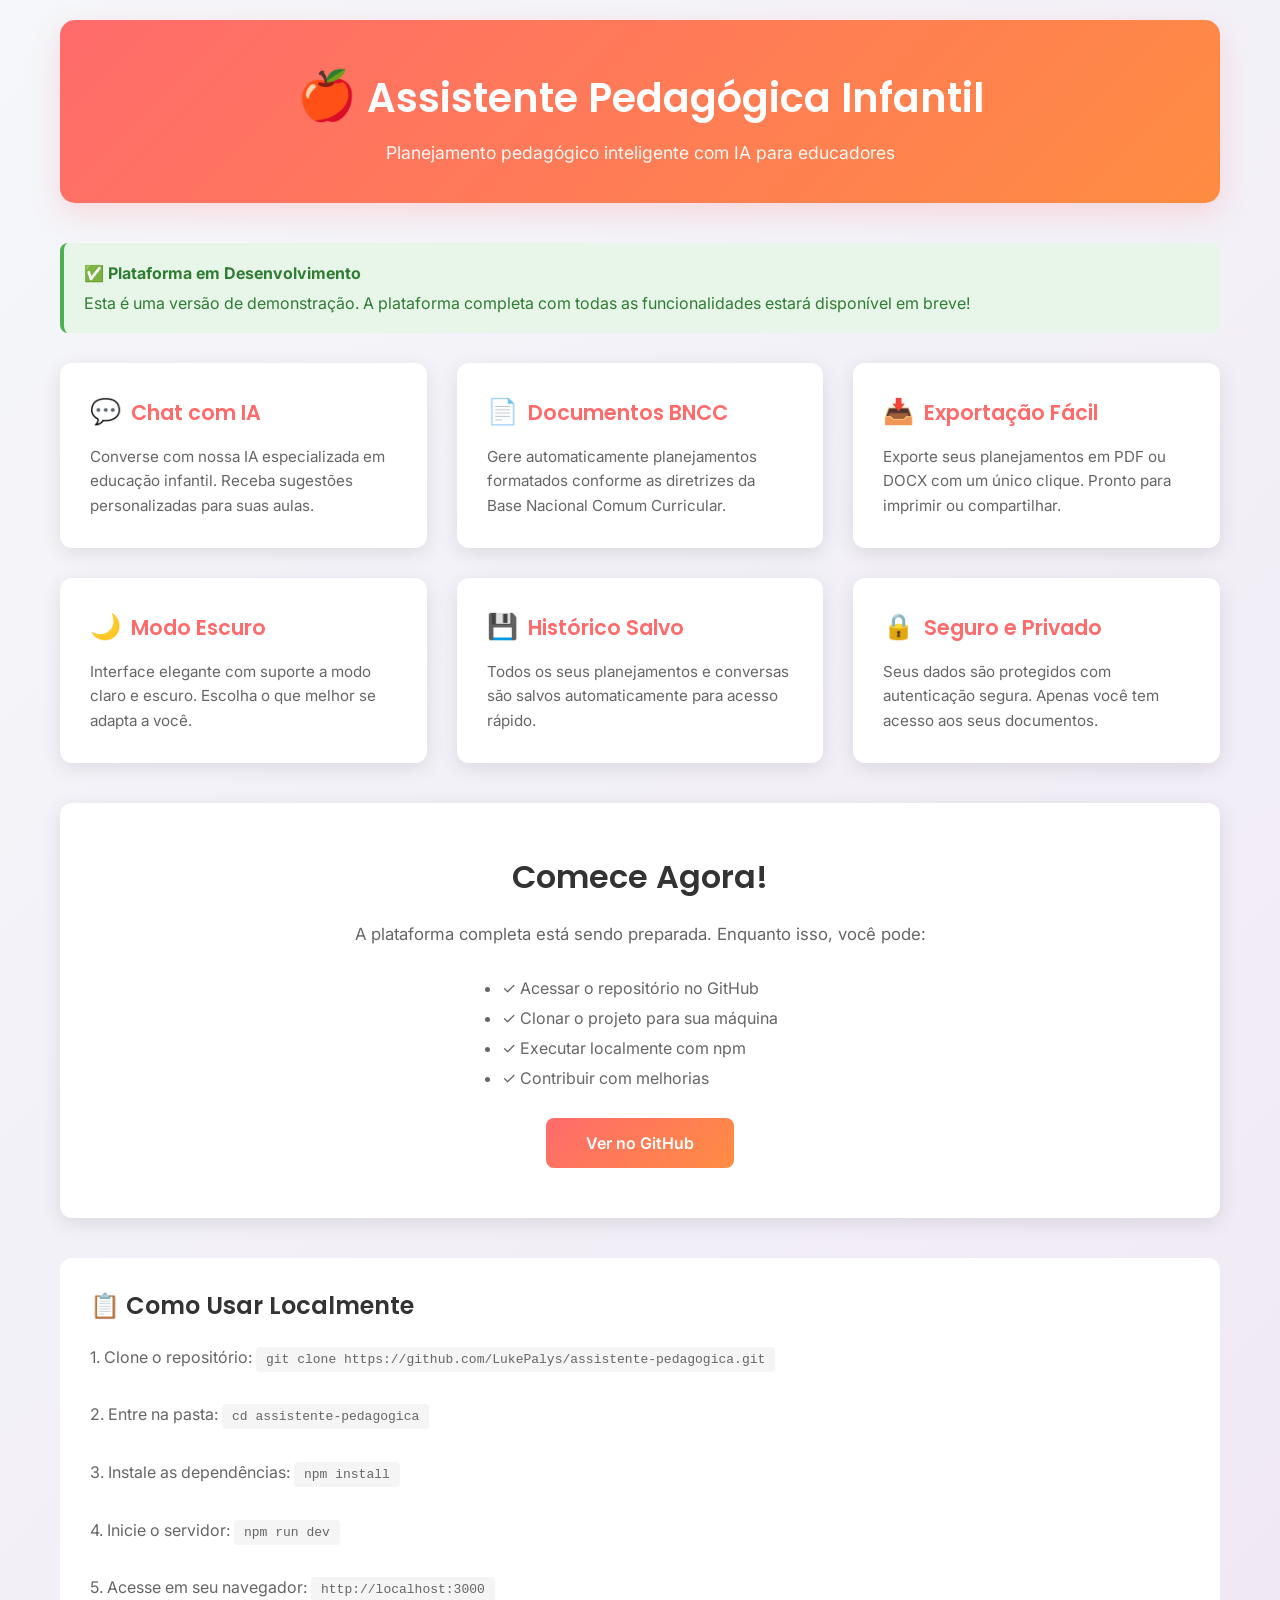
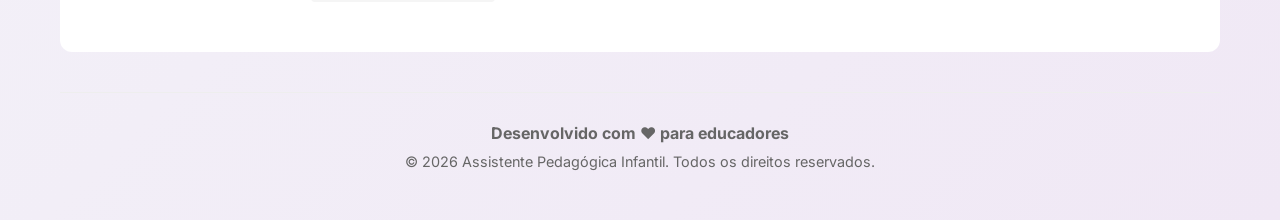
<file: index.html>
<!DOCTYPE html>
<html lang="pt-BR">
<head>
    <meta charset="UTF-8">
    <meta name="viewport" content="width=device-width, initial-scale=1.0">
    <title>Assistente Pedagógica Infantil</title>
    <link rel="preconnect" href="https://fonts.googleapis.com">
    <link rel="preconnect" href="https://fonts.gstatic.com" crossorigin>
    <link href="https://fonts.googleapis.com/css2?family=Poppins:wght@300;400;500;600;700&family=Inter:wght@300;400;500;600;700&display=swap" rel="stylesheet">
    <style>
        * {
            margin: 0;
            padding: 0;
            box-sizing: border-box;
        }
        
        body {
            font-family: 'Inter', -apple-system, BlinkMacSystemFont, 'Segoe UI', sans-serif;
            background: linear-gradient(135deg, #f5f7fa 0%, #f0e8f5 100%);
            min-height: 100vh;
            color: #333;
        }
        
        h1, h2, h3, h4, h5, h6 {
            font-family: 'Poppins', sans-serif;
            font-weight: 600;
        }
        
        .container {
            max-width: 1200px;
            margin: 0 auto;
            padding: 20px;
        }
        
        .header {
            background: linear-gradient(135deg, #ff6b6b 0%, #ff8c42 100%);
            color: white;
            padding: 40px 20px;
            text-align: center;
            border-radius: 15px;
            margin-bottom: 40px;
            box-shadow: 0 10px 30px rgba(255, 107, 107, 0.2);
        }
        
        .header h1 {
            font-size: 2.5em;
            margin-bottom: 10px;
        }
        
        .header p {
            font-size: 1.1em;
            opacity: 0.95;
        }
        
        .features {
            display: grid;
            grid-template-columns: repeat(auto-fit, minmax(280px, 1fr));
            gap: 30px;
            margin-bottom: 40px;
        }
        
        .feature-card {
            background: white;
            padding: 30px;
            border-radius: 12px;
            box-shadow: 0 5px 20px rgba(0, 0, 0, 0.1);
            transition: transform 0.3s, box-shadow 0.3s;
        }
        
        .feature-card:hover {
            transform: translateY(-5px);
            box-shadow: 0 10px 30px rgba(0, 0, 0, 0.15);
        }
        
        .feature-card h3 {
            color: #ff6b6b;
            margin-bottom: 15px;
            font-size: 1.3em;
        }
        
        .feature-card p {
            color: #666;
            line-height: 1.6;
            font-size: 0.95em;
        }
        
        .cta-section {
            background: white;
            padding: 50px 30px;
            border-radius: 12px;
            text-align: center;
            box-shadow: 0 5px 20px rgba(0, 0, 0, 0.1);
            margin-bottom: 40px;
        }
        
        .cta-section h2 {
            color: #333;
            margin-bottom: 20px;
            font-size: 2em;
        }
        
        .cta-section p {
            color: #666;
            margin-bottom: 30px;
            font-size: 1.05em;
            line-height: 1.6;
        }
        
        .btn {
            display: inline-block;
            padding: 15px 40px;
            background: linear-gradient(135deg, #ff6b6b 0%, #ff8c42 100%);
            color: white;
            text-decoration: none;
            border-radius: 8px;
            font-weight: 600;
            transition: transform 0.3s, box-shadow 0.3s;
            border: none;
            cursor: pointer;
            font-size: 1em;
        }
        
        .btn:hover {
            transform: translateY(-2px);
            box-shadow: 0 10px 25px rgba(255, 107, 107, 0.3);
        }
        
        .status {
            background: #e8f5e9;
            border-left: 4px solid #4caf50;
            padding: 20px;
            border-radius: 8px;
            margin-bottom: 30px;
            color: #2e7d32;
        }
        
        .status strong {
            display: block;
            margin-bottom: 10px;
        }
        
        .footer {
            text-align: center;
            padding: 30px;
            color: #666;
            border-top: 1px solid #eee;
            margin-top: 40px;
        }
        
        .emoji {
            font-size: 1.2em;
            margin-right: 10px;
        }
        
        @media (max-width: 768px) {
            .header h1 {
                font-size: 1.8em;
            }
            
            .cta-section h2 {
                font-size: 1.5em;
            }
            
            .features {
                grid-template-columns: 1fr;
            }
        }
    </style>
</head>
<body>
    <div class="container">
        <div class="header">
            <h1><span class="emoji">🍎</span>Assistente Pedagógica Infantil</h1>
            <p>Planejamento pedagógico inteligente com IA para educadores</p>
        </div>
        
        <div class="status">
            <strong>✅ Plataforma em Desenvolvimento</strong>
            Esta é uma versão de demonstração. A plataforma completa com todas as funcionalidades estará disponível em breve!
        </div>
        
        <div class="features">
            <div class="feature-card">
                <h3><span class="emoji">💬</span>Chat com IA</h3>
                <p>Converse com nossa IA especializada em educação infantil. Receba sugestões personalizadas para suas aulas.</p>
            </div>
            
            <div class="feature-card">
                <h3><span class="emoji">📄</span>Documentos BNCC</h3>
                <p>Gere automaticamente planejamentos formatados conforme as diretrizes da Base Nacional Comum Curricular.</p>
            </div>
            
            <div class="feature-card">
                <h3><span class="emoji">📥</span>Exportação Fácil</h3>
                <p>Exporte seus planejamentos em PDF ou DOCX com um único clique. Pronto para imprimir ou compartilhar.</p>
            </div>
            
            <div class="feature-card">
                <h3><span class="emoji">🌙</span>Modo Escuro</h3>
                <p>Interface elegante com suporte a modo claro e escuro. Escolha o que melhor se adapta a você.</p>
            </div>
            
            <div class="feature-card">
                <h3><span class="emoji">💾</span>Histórico Salvo</h3>
                <p>Todos os seus planejamentos e conversas são salvos automaticamente para acesso rápido.</p>
            </div>
            
            <div class="feature-card">
                <h3><span class="emoji">🔒</span>Seguro e Privado</h3>
                <p>Seus dados são protegidos com autenticação segura. Apenas você tem acesso aos seus documentos.</p>
            </div>
        </div>
        
        <div class="cta-section">
            <h2>Comece Agora!</h2>
            <p>A plataforma completa está sendo preparada. Enquanto isso, você pode:</p>
            <ul style="text-align: left; display: inline-block; margin-bottom: 30px; color: #666;">
                <li style="margin-bottom: 10px;">✓ Acessar o repositório no GitHub</li>
                <li style="margin-bottom: 10px;">✓ Clonar o projeto para sua máquina</li>
                <li style="margin-bottom: 10px;">✓ Executar localmente com npm</li>
                <li>✓ Contribuir com melhorias</li>
            </ul>
            <br>
            <a href="https://github.com/LukePalys/assistente-pedagogica" class="btn">Ver no GitHub</a>
        </div>
        
        <div style="background: white; padding: 30px; border-radius: 12px; margin-bottom: 40px;">
            <h2 style="color: #333; margin-bottom: 20px;">📋 Como Usar Localmente</h2>
            <p style="color: #666; margin-bottom: 20px; line-height: 1.8;">
                1. Clone o repositório: <code style="background: #f5f5f5; padding: 5px 10px; border-radius: 4px;">git clone https://github.com/LukePalys/assistente-pedagogica.git</code><br><br>
                2. Entre na pasta: <code style="background: #f5f5f5; padding: 5px 10px; border-radius: 4px;">cd assistente-pedagogica</code><br><br>
                3. Instale as dependências: <code style="background: #f5f5f5; padding: 5px 10px; border-radius: 4px;">npm install</code><br><br>
                4. Inicie o servidor: <code style="background: #f5f5f5; padding: 5px 10px; border-radius: 4px;">npm run dev</code><br><br>
                5. Acesse em seu navegador: <code style="background: #f5f5f5; padding: 5px 10px; border-radius: 4px;">http://localhost:3000</code>
            </p>
        </div>
        
        <div class="footer">
            <p><strong>Desenvolvido com ❤️ para educadores</strong></p>
            <p style="margin-top: 10px; font-size: 0.9em;">© 2026 Assistente Pedagógica Infantil. Todos os direitos reservados.</p>
        </div>
    </div>
</body>
</html>
</file>
